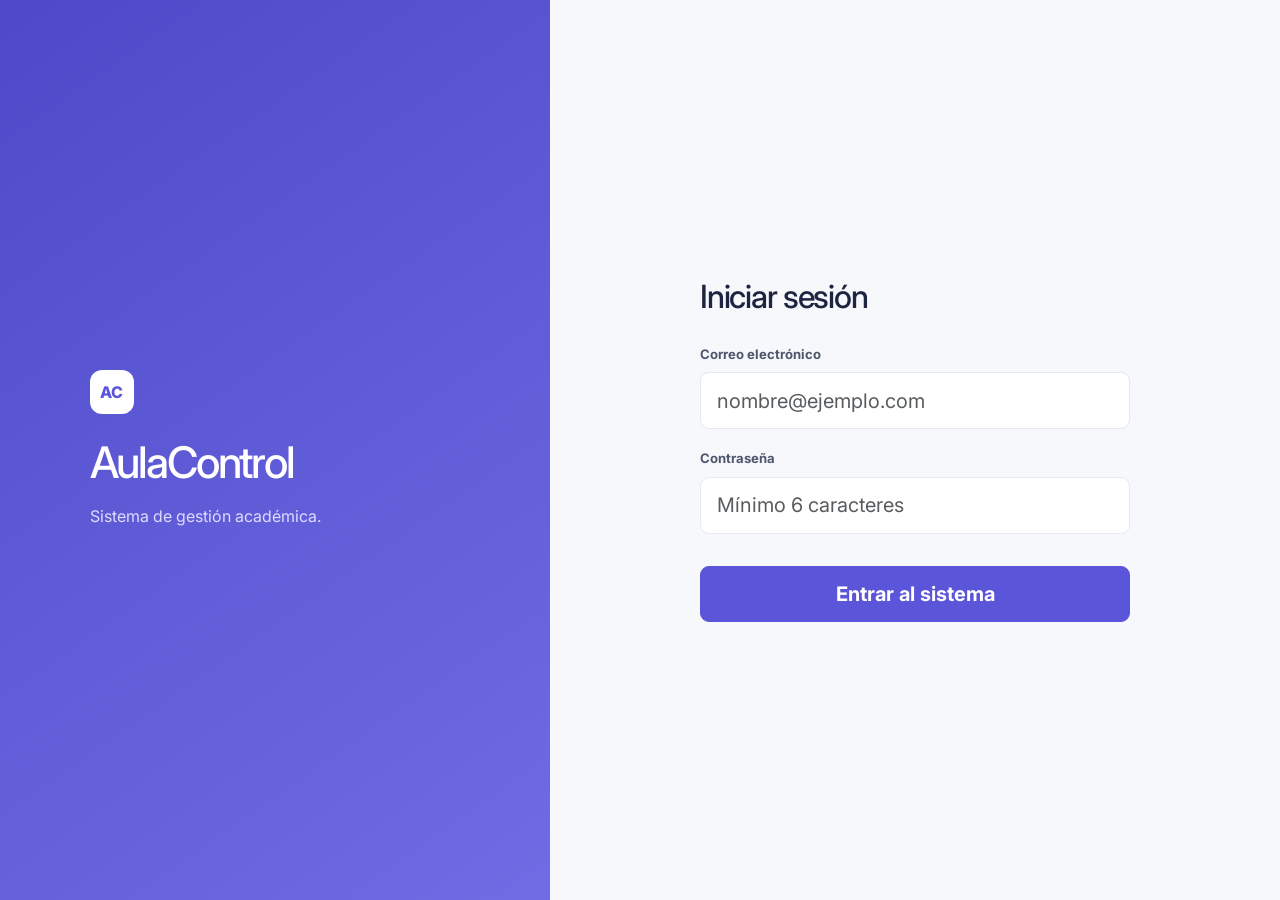
<file: index.html>
<!doctype html>
<html lang="es">

<head>
    <meta charset="utf-8">
    <meta name="viewport" content="width=device-width, initial-scale=1">
    <title>AulaControl</title>
    <link href="https://cdn.jsdelivr.net/npm/bootstrap@5.3.3/dist/css/bootstrap.min.css" rel="stylesheet">
    <link rel="stylesheet" href="css/login.css">
</head>

<body class="app-page">
    <div class="app-layout">
        <aside class="sidebar" id="sidebar">
            <div class="sidebar-header"><span class="brand-mark">AC</span><span>AulaControl</span></div>
            <button class="nav-link nav-toggle" type="button" data-bs-toggle="collapse" data-bs-target="#usersMenu"
                aria-expanded="true">
                Usuarios <span>⌄</span>
            </button>
            <div class="collapse show submenu" id="usersMenu">
                <a class="submenu-link active" href="#captura">Captura</a>
            </div>
        </aside>

        <div class="main-content">
            <header class="topbar">
                <button class="hamburger" id="sidebarToggle" type="button" aria-label="Abrir o cerrar menú"
                    aria-expanded="true"><span></span><span></span><span></span></button>
                <div class="dropdown ms-auto">
                    <button class="user-menu dropdown-toggle" type="button" data-bs-toggle="dropdown"
                        aria-expanded="false">
                        <span id="navbarUser">Usuario</span>
                    </button>
                    <ul class="dropdown-menu dropdown-menu-end shadow-sm">
                        <li><button class="dropdown-item text-danger" id="logoutButton" type="button">Salir del
                                sistema</button></li>
                    </ul>
                </div>
            </header>

            <main class="page-body">
                <h1>Captura</h1>

                <!-- formulario de usuario -->
                <section class="content-card" id="captura">
                    <h2>Usuario</h2>
                    <form id="userForm" novalidate>
                        <div class="row g-3">
                            <div class="col-md-4"><label class="form-label" for="userName">Nombre de
                                    usuario</label><input class="form-control" id="userName" type="text" required>
                                <div class="invalid-feedback">Escribe el nombre.</div>
                            </div>
                            <div class="col-md-4"><label class="form-label" for="userEmail">Correo
                                    electrónico</label><input class="form-control" id="userEmail" type="email" required>
                                <div class="invalid-feedback">Ingresa un correo válido.</div>
                            </div>
                            <div class="col-md-4"><label class="form-label" for="userPassword">Contraseña</label><input
                                    class="form-control" id="userPassword" type="password" required>
                                <div class="invalid-feedback">Mínimo 6 caracteres.</div>
                            </div>
                        </div>
                        <button class="btn btn-primary mt-4" type="submit">Guardar usuario</button>
                    </form>
                </section>

                <!-- formulario de alumno -->
                <section class="content-card">
                    <h2>Alumno</h2>
                    <form id="studentForm" novalidate>
                        <div class="row g-3 align-items-end">
                            <div class="col-md-4"><label class="form-label" for="studentName">Nombre
                                    completo</label><input class="form-control" id="studentName" type="text" required>
                                <div class="invalid-feedback">Escribe el nombre.</div>
                            </div>
                            <div class="col-md-3"><label class="form-label" for="controlNumber">Número de
                                    control</label><input class="form-control" id="controlNumber" type="text"
                                    inputmode="numeric" maxlength="6" required>
                                <div class="invalid-feedback">Debe contener 6 dígitos.</div>
                            </div>
                            <div class="col-md-2"><label class="form-label" for="birthDate">Fecha de
                                    nacimiento</label><input class="form-control" id="birthDate" type="date" required>
                                <div class="invalid-feedback">Ingresa una fecha de nacimiento válida.</div>
                            </div>
                            <div class="col-md-3"><button class="btn btn-primary w-100" type="submit">Registrar
                                    alumno</button></div>
                        </div>
                    </form>
                </section>
            </main>
        </div>
    </div>

    <!-- mensaje de registro -->
    <div class="modal fade" id="ageModal" tabindex="-1" aria-labelledby="ageModalTitle" aria-hidden="true">
        <div class="modal-dialog modal-dialog-centered">
            <div class="modal-content age-modal">
                <div class="modal-body text-center p-4">
                    <h2 id="ageModalTitle"></h2>
                    <p id="ageModalMessage" class="text-secondary"></p><button type="button" class="btn btn-primary"
                        data-bs-dismiss="modal">Aceptar</button>
                </div>
            </div>
        </div>
    </div>
    <script src="https://cdn.jsdelivr.net/npm/bootstrap@5.3.3/dist/js/bootstrap.bundle.min.js"></script>
    <script src="js/utileria.js"></script>
    <script src="js/app.js"></script>
</body>

</html>
</file>
<file: css/login.css>
:root {
  --primary: #5b55d9;
  --dark: #1e2540;
  --muted: #71798f;
  --line: #e7e9f1;
  --surface: #f7f8fc;
}

* {
  box-sizing: border-box;
}

body {
  margin: 0;
  font-family: Inter, Arial, sans-serif;
  color: var(--dark);
  background: var(--surface);
}

.login-shell {
  display: flex;
  min-height: 100vh;
}

.login-brand {
  width: 43%;
  padding: 8vw 7vw;
  background: linear-gradient(145deg, #4e49c8, #716ce4);
  color: #fff;
  display: flex;
  align-items: center;
}

.brand-content {
  width: 100%;
}

.brand-mark {
  display: inline-flex;
  align-items: center;
  justify-content: center;
  width: 44px;
  height: 44px;
  border-radius: 12px;
  background: #fff;
  color: var(--primary);
  font-weight: 800;
  margin-bottom: 24px;
}

.eyebrow {
  text-transform: uppercase;
  font-size: 0.7rem;
  font-weight: 800;
  letter-spacing: 0.12em;
}

.login-brand .eyebrow {
  margin-top: 90px;
  color: #d5d4ff;
}

.login-brand h1 {
  font-size: clamp(2rem, 3.4vw, 3.5rem);
  line-height: 1.12;
  letter-spacing: -0.05em;
  margin: 0 0 16px;
}

.brand-copy {
  color: #dedcff;
  line-height: 1.7;
  margin: 0;
}

.brand-stat {
  margin-top: 70px;
}

.brand-stat strong,
.brand-stat span {
  display: block;
}

.login-panel {
  flex: 1;
  display: flex;
  align-items: center;
  justify-content: center;
  padding: 32px;
}

.login-card {
  width: min(100%, 430px);
}

.login-card h2 {
  font-size: 2rem;
  letter-spacing: -0.04em;
}

.form-label {
  font-size: 0.82rem;
  font-weight: 700;
  color: #4e566c;
  margin-bottom: 8px;
}

.form-control {
  border-color: var(--line);
  border-radius: 9px;
  padding: 0.78rem 1rem;
  color: var(--dark);
}

.form-control:focus {
  border-color: var(--primary);
  box-shadow: 0 0 0 0.2rem rgba(91, 85, 217, 0.12);
}

.btn-primary {
  background: var(--primary);
  border-color: var(--primary);
  border-radius: 9px;
  padding: 0.75rem 1.2rem;
  font-weight: 700;
}

.btn-primary:hover {
  background: #4540b8;
  border-color: #4540b8;
}

.login-footnote {
  text-align: center;
  color: #9aa1b3;
  font-size: 0.75rem;
  margin-top: 34px;
}

.mobile-logo {
  display: none;
  align-items: center;
  gap: 10px;
  font-weight: 800;
  margin-bottom: 50px;
}

.mobile-logo .brand-mark {
  background: var(--primary);
  color: #fff;
}

.app-layout {
  display: flex;
  min-height: 100vh;
}

.sidebar {
  width: 255px;
  background: #fff;
  border-right: 1px solid var(--line);
  padding: 25px 16px;
  transition: margin-left 0.25s;
}

.sidebar.collapsed {
  margin-left: -255px;
}

.sidebar-header {
  display: flex;
  align-items: center;
  gap: 10px;
  padding: 0 12px 42px;
  font-weight: 800;
}

.sidebar-header .brand-mark {
  width: 36px;
  height: 36px;
  background: var(--primary);
  color: #fff;
  font-size: 0.8rem;
}

.nav-link {
  display: flex;
  justify-content: space-between;
  width: 100%;
  border: 0;
  background: #f0efff;
  color: var(--primary);
  padding: 12px;
  border-radius: 9px;
  font-size: 0.86rem;
  font-weight: 700;
  text-align: left;
}

.submenu {
  margin-left: 15px;
  border-left: 1px solid #dedff0;
  padding-left: 12px;
}

.submenu-link {
  display: block;
  color: var(--primary);
  text-decoration: none;
  font-size: 0.8rem;
  padding: 10px;
}

.main-content {
  flex: 1;
  min-width: 0;
}

.topbar {
  height: 76px;
  background: #fff;
  border-bottom: 1px solid var(--line);
  display: flex;
  align-items: center;
  padding: 0 5%;
  gap: 20px;
}

.hamburger {
  border: 0;
  background: none;
  padding: 8px;
  display: flex;
  flex-direction: column;
  gap: 4px;
}

.hamburger span {
  width: 20px;
  height: 2px;
  background: #5c6478;
}

.user-menu {
  border: 0;
  background: transparent;
  font-size: 0.85rem;
  font-weight: 700;
  color: var(--dark);
}

.page-body {
  padding: 46px 5%;
  max-width: 1100px;
}

.page-body h1 {
  font-size: 2rem;
  margin-bottom: 28px;
}

.content-card {
  background: #fff;
  border: 1px solid var(--line);
  border-radius: 14px;
  padding: 28px 30px;
  margin-bottom: 22px;
}

.content-card h2 {
  font-size: 1.1rem;
  margin: 0 0 22px;
}

.age-modal {
  border: 0;
  border-radius: 16px;
}

.age-modal h2 {
  font-size: 1.5rem;
}

@media (max-width: 767px) {
  .login-panel {
    padding: 25px;
  }

  .mobile-logo {
    display: flex;
  }

  .login-brand {
    display: none;
  }

  .sidebar {
    position: fixed;
    z-index: 10;
    height: 100vh;
    box-shadow: 5px 0 20px #0002;
  }

  .topbar {
    padding: 0 20px;
  }

  .page-body {
    padding: 30px 20px;
  }

  .page-body h1 {
    font-size: 1.65rem;
  }
}
</file>
